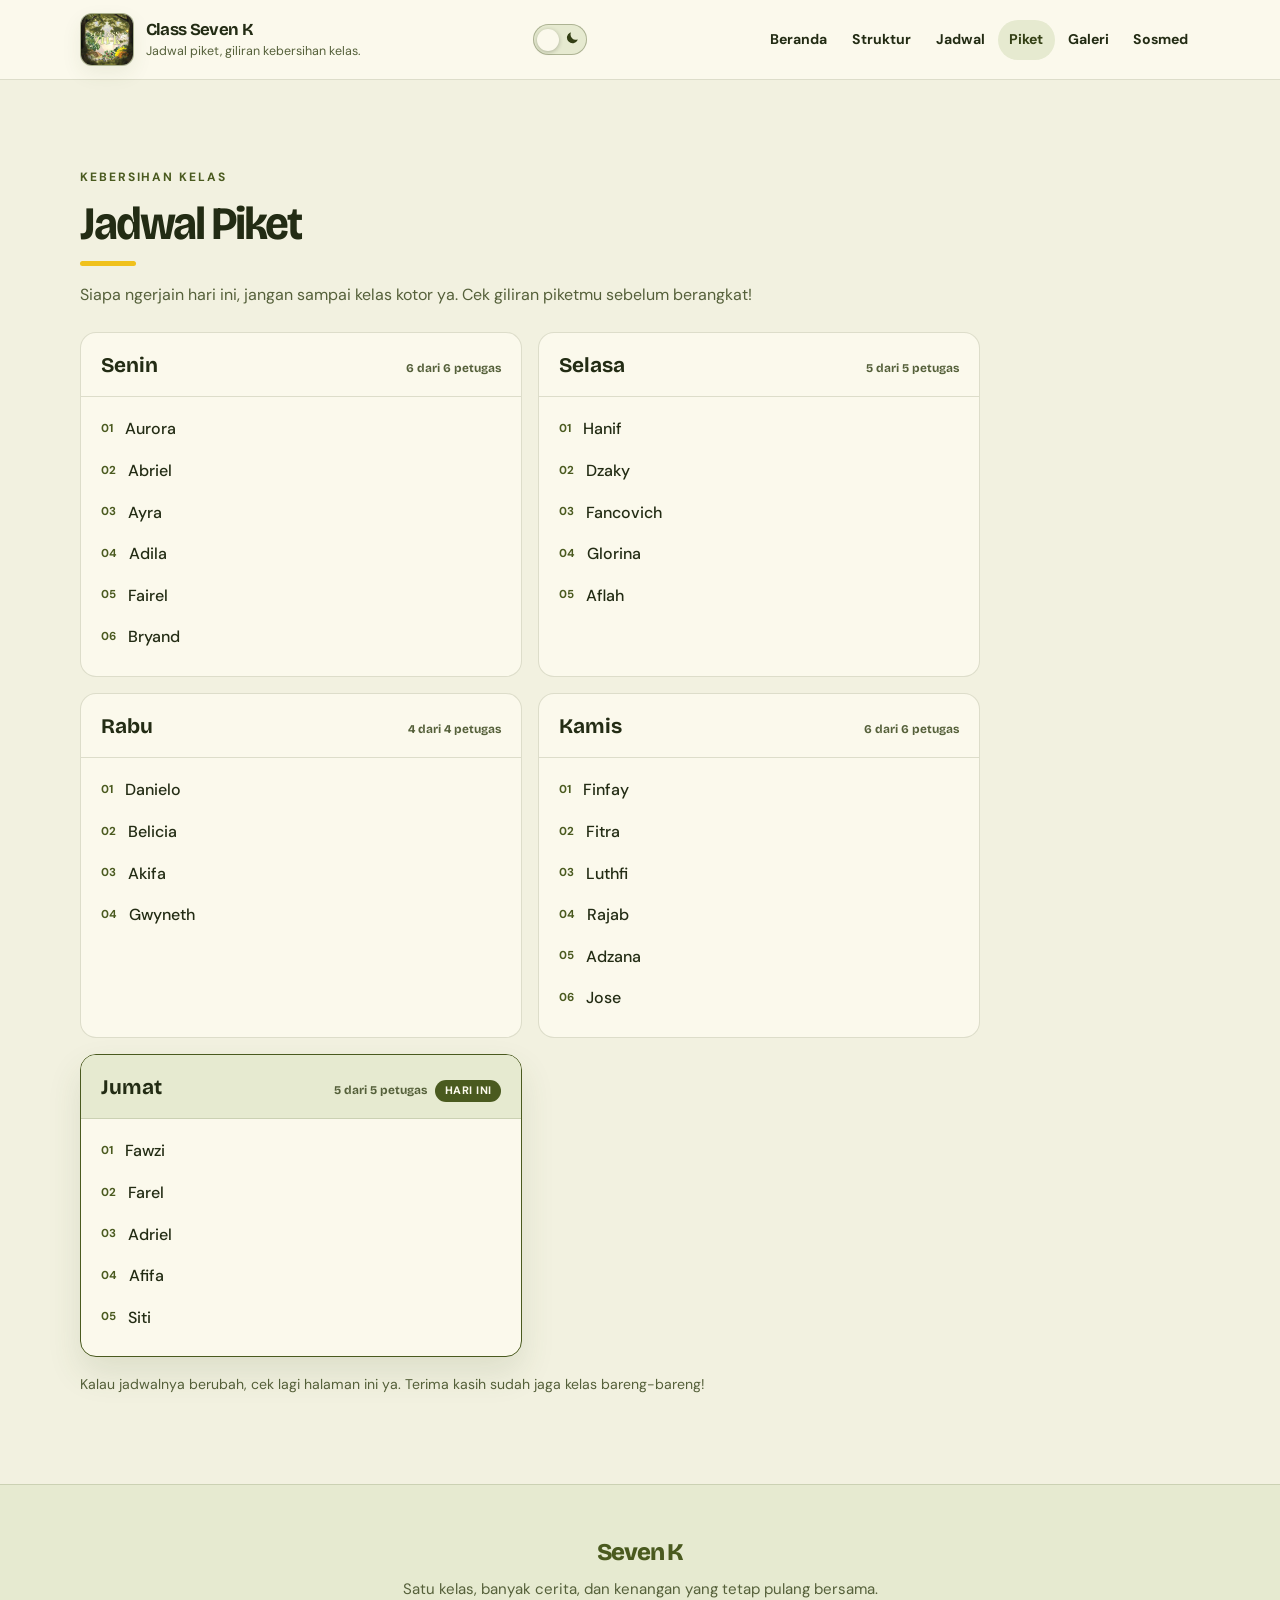
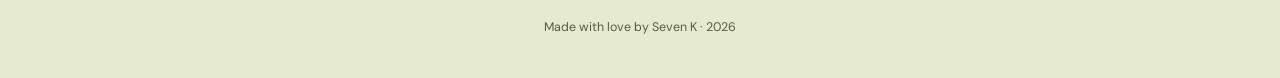
<file: Piket.html>
<!DOCTYPE html>
<html lang="id">
<head>
  <meta charset="UTF-8" />
  <meta name="viewport" content="width=device-width, initial-scale=1.0" />
  <meta name="description" content="Jadwal piket kelas 7K SMP Negeri 3 Luwuk untuk menjaga kebersihan dan kenyamanan ruang belajar." />
  <meta name="robots" content="index, follow" />
  <link rel="canonical" href="Piket.html" />
  <meta property="og:title" content="Jadwal Piket Kelas 7K | Class Seven K" />
  <meta property="og:description" content="Cek jadwal piket kelas 7K SMP Negeri 3 Luwuk dan jalankan tugas kebersihan kelas bersama-sama." />
  <meta property="og:image" content="images/class-seven-k-preview.jpg" />
  <meta property="og:image:alt" content="Poster Seven K — kelas 7K SMP Negeri 3 Luwuk" />
  <meta name="twitter:card" content="summary_large_image" />
  <meta property="og:type" content="website" />
  <title>Jadwal Piket Kelas 7K | Class Seven K</title>
  <link rel="icon" href="images/logo-kelas-favicon.jpg" type="image/jpeg" />
  <link rel="preconnect" href="https://fonts.googleapis.com">
  <link rel="preconnect" href="https://fonts.gstatic.com" crossorigin>
  <link rel="preload" as="image" href="images/logokelas-logo.jpg" fetchpriority="high" />
  <link href="https://fonts.googleapis.com/css2?family=Bricolage+Grotesque:opsz,wdth,wght@12..96,92,500;12..96,92,700;12..96,92,800&family=DM+Sans:opsz,wght@9..40,400;9..40,500;9..40,700&display=swap" rel="stylesheet" media="print" onload="this.media='all'">
  <noscript><link href="https://fonts.googleapis.com/css2?family=Bricolage+Grotesque:opsz,wdth,wght@12..96,92,500;12..96,92,700;12..96,92,800&family=DM+Sans:opsz,wght@9..40,400;9..40,500;9..40,700&display=swap" rel="stylesheet"></noscript>

  <link rel="stylesheet" href="styles.css?v=20261002-olahraga" />



</head>
<body>
  <a class="skip-link" href="#main-content">Lewati ke konten utama</a>
  <header class="site-header">
    <div class="container header-inner">
      <a href="index.html" class="brand" aria-label="Kembali ke beranda">
        <img class="brand-logo" src="images/logokelas-logo.jpg" alt="Logo Kelas 7K" width="160" height="160" />
        <div class="brand-copy">
          <p class="brand-title">Class Seven K</p>
          <p>Jadwal piket, giliran kebersihan kelas.</p>
        </div>
      </a>
      <button class="theme-toggle" id="themeToggle" type="button" role="switch" aria-label="Ganti mode terang/gelap" aria-checked="false">
        <span class="theme-toggle-track">
          <span class="theme-toggle-icon" aria-hidden="true"><svg viewBox="0 0 256 256" width="15" height="15" fill="currentColor" aria-hidden="true"><path d="M233.54,142.23a8,8,0,0,0-8-2,88.08,88.08,0,0,1-109.8-109.8,8,8,0,0,0-10-10,96.15,96.15,0,1,0,127.8,127.8A8,8,0,0,0,233.54,142.23Z"/></svg></span>
          <span class="theme-toggle-thumb" aria-hidden="true"></span>
        </span>
      </button>
      <button class="menu-toggle" id="menuToggle" type="button" aria-label="Buka menu" aria-expanded="false" aria-controls="siteNav"><svg viewBox="0 0 256 256" width="22" height="22" fill="currentColor" aria-hidden="true"><path d="M224,128a8,8,0,0,1-8,8H40a8,8,0,0,1,0-16H216A8,8,0,0,1,224,128ZM40,72H216a8,8,0,0,0,0-16H40a8,8,0,0,0,0,16ZM216,184H40a8,8,0,0,0,0,16H216a8,8,0,0,0,0-16Z"/></svg></button>
      <div class="nav-pill">
        <nav class="site-nav" id="siteNav" aria-label="Navigasi utama">
          <a href="index.html">Beranda</a>
          <a href="structure.html">Struktur</a>
          <a href="schedule.html">Jadwal</a>
          <a href="Piket.html">Piket</a>
          <a href="index.html#gallery">Galeri</a>
          <a href="sosmed.html">Sosmed</a>
        </nav>
      </div>
    </div>
</header>

  <main id="main-content">
    <section class="section">
      <div class="container">
        <p class="eyebrow">Kebersihan kelas</p>
        <h1 class="page-title">Jadwal Piket</h1>
        <p class="section-intro">Siapa ngerjain hari ini, jangan sampai kelas kotor ya. Cek giliran piketmu sebelum berangkat!</p>

        <!-- ==========================================================
             CARA MENGISI JADWAL PIKET
             ------------------------------------------------------------
             1. Ganti tulisan di dalam <li> ... </li> dengan nama petugas.
                Contoh: <li>Adriel Kimu</li>
             2. Kurang petugas?  Tambahkan satu baris <li>Nama</li> lagi.
             3. Kelebihan petugas? Hapus baris <li>...</li> yang tidak dipakai.
             4. Baris <li></li> yang masih kosong otomatis menampilkan
                "Isi nama petugas" sebagai pengingat, jadi tidak kelihatan
                rusak kalau belum diisi.
             5. Jangan diubah nama hari (Senin sampai Jumat) maupun
                atribut data-day, karena dipakai untuk menandai hari ini.
             ========================================================== -->
        <div class="schedule-grid piket-grid" id="piketGrid">
          <article class="schedule-card" data-day="Senin">
            <div class="schedule-day">
              <span>Senin</span>
              <span class="schedule-meta"><small data-piket-count>Belum diisi</small></span>
            </div>
            <ol class="picket-list">
              <li>Aurora</li>
              <li>Abriel</li>
              <li>Ayra</li>
              <li>Adila</li>
              <li>Fairel</li>
              <li>Bryand</li>
            </ol>
          </article>
          <article class="schedule-card" data-day="Selasa">
            <div class="schedule-day">
              <span>Selasa</span>
              <span class="schedule-meta"><small data-piket-count>Belum diisi</small></span>
            </div>
            <ol class="picket-list">
              <li>Hanif</li>
              <li>Dzaky</li>
              <li>Fancovich</li>
              <li>Glorina</li>
              <li>Aflah</li>
            </ol>
          </article>
          <article class="schedule-card" data-day="Rabu">
            <div class="schedule-day">
              <span>Rabu</span>
              <span class="schedule-meta"><small data-piket-count>Belum diisi</small></span>
            </div>
            <ol class="picket-list">
              <li>Danielo</li>
              <li>Belicia</li>
              <li>Akifa</li>
              <li>Gwyneth</li>
            </ol>
          </article>
          <article class="schedule-card" data-day="Kamis">
            <div class="schedule-day">
              <span>Kamis</span>
              <span class="schedule-meta"><small data-piket-count>Belum diisi</small></span>
            </div>
            <ol class="picket-list">
              <li>Finfay</li>
              <li>Fitra</li>
              <li>Luthfi</li>
              <li>Rajab</li>
              <li>Adzana</li>
              <li>Jose</li>
            </ol>
          </article>
          <article class="schedule-card" data-day="Jumat">
            <div class="schedule-day">
              <span>Jumat</span>
              <span class="schedule-meta"><small data-piket-count>Belum diisi</small></span>
            </div>
            <ol class="picket-list">
              <li>Fawzi</li>
              <li>Farel</li>
              <li>Adriel</li>
              <li>Afifa</li>
              <li>Siti</li>
            </ol>
          </article>
        </div>
        <p class="schedule-note">Kalau jadwalnya berubah, cek lagi halaman ini ya. Terima kasih sudah jaga kelas bareng-bareng!</p>
      </div>
    </section>
  </main>

  <footer class="site-footer">
    <div class="container footer-inner">
      <p class="footer-class">Seven K</p>
      <p class="footer-message">Satu kelas, banyak cerita, dan kenangan yang tetap pulang bersama.</p>
      <p class="footer-copy">Made with love by Seven K · <span data-current-year></span></p>
    </div>
  </footer>

  <script src="script.js?v=20261002-olahraga" defer></script>
</body>
</html>
</file>
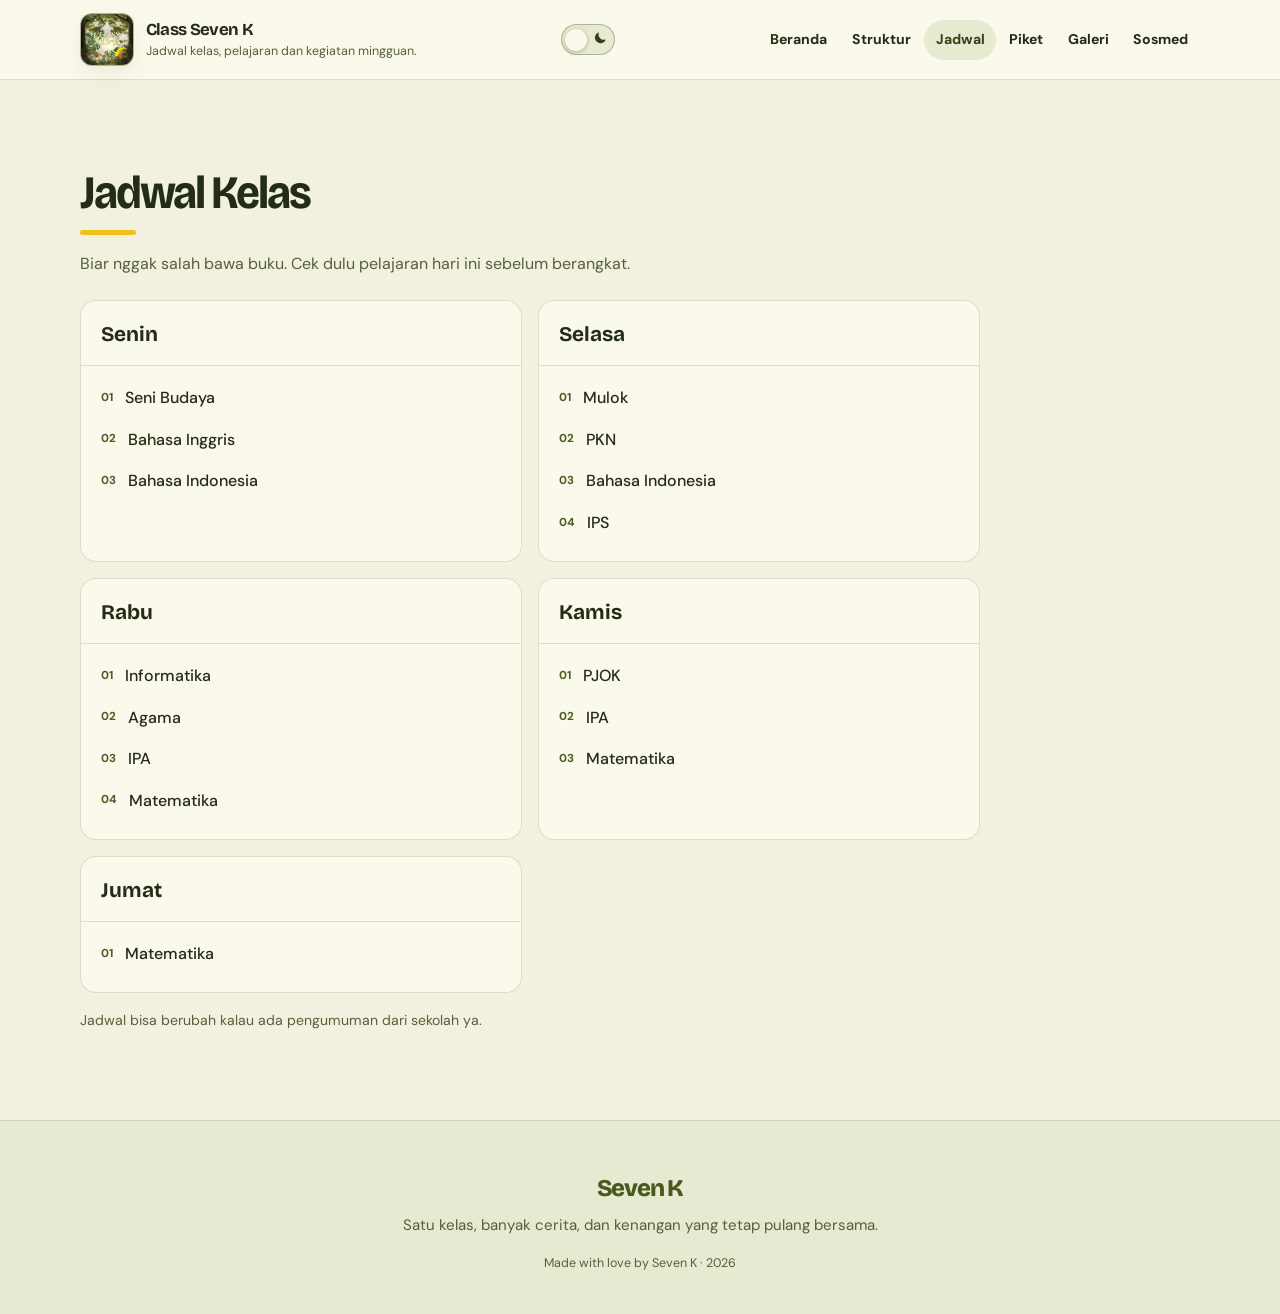
<file: schedule.html>
<!DOCTYPE html>
<html lang="id">
<head>
  <meta charset="UTF-8" />
  <meta name="viewport" content="width=device-width, initial-scale=1.0" />
  <meta name="description" content="Jadwal kelas 7K SMP Negeri 3 Luwuk: daftar mata pelajaran dan kegiatan mingguan yang dapat dipantau dengan mudah." />
  <meta name="robots" content="index, follow" />
  <link rel="canonical" href="schedule.html" />
  <meta property="og:title" content="Jadwal Kelas 7K | Class Seven K" />
  <meta property="og:description" content="Lihat jadwal pelajaran dan kegiatan kelas 7K SMP Negeri 3 Luwuk." />
  <meta property="og:image" content="images/class-seven-k-preview.jpg" />
  <meta property="og:image:alt" content="Poster Seven K — kelas 7K SMP Negeri 3 Luwuk" />
  <meta name="twitter:card" content="summary_large_image" />
  <meta property="og:type" content="website" />
  <title>Jadwal Kelas 7K | Class Seven K</title>
  <link rel="icon" href="images/logo-kelas-favicon.jpg" type="image/jpeg" />
  <link rel="preconnect" href="https://fonts.googleapis.com">
  <link rel="preconnect" href="https://fonts.gstatic.com" crossorigin>
  <link rel="preload" as="image" href="images/logokelas-logo.jpg" fetchpriority="high" />
  <link href="https://fonts.googleapis.com/css2?family=Bricolage+Grotesque:opsz,wdth,wght@12..96,92,500;12..96,92,700;12..96,92,800&family=DM+Sans:opsz,wght@9..40,400;9..40,500;9..40,700&display=swap" rel="stylesheet" media="print" onload="this.media='all'">
  <noscript><link href="https://fonts.googleapis.com/css2?family=Bricolage+Grotesque:opsz,wdth,wght@12..96,92,500;12..96,92,700;12..96,92,800&family=DM+Sans:opsz,wght@9..40,400;9..40,500;9..40,700&display=swap" rel="stylesheet"></noscript>

  <link rel="stylesheet" href="styles.css?v=20261002-olahraga" />



</head>
<body>
  <a class="skip-link" href="#main-content">Lewati ke konten utama</a>
  <header class="site-header">
    <div class="container header-inner">
      <a href="index.html" class="brand" aria-label="Kembali ke beranda">
        <img class="brand-logo" src="images/logokelas-logo.jpg" alt="Logo Kelas 7K" width="160" height="160" />
        <div class="brand-copy">
          <p class="brand-title">Class Seven K</p>
          <p>Jadwal kelas, pelajaran dan kegiatan mingguan.</p>
        </div>
      </a>
      <button class="theme-toggle" id="themeToggle" type="button" role="switch" aria-label="Ganti mode terang/gelap" aria-checked="false">
        <span class="theme-toggle-track">
          <span class="theme-toggle-icon" aria-hidden="true"><svg viewBox="0 0 256 256" width="15" height="15" fill="currentColor" aria-hidden="true"><path d="M233.54,142.23a8,8,0,0,0-8-2,88.08,88.08,0,0,1-109.8-109.8,8,8,0,0,0-10-10,96.15,96.15,0,1,0,127.8,127.8A8,8,0,0,0,233.54,142.23Z"/></svg></span>
          <span class="theme-toggle-thumb" aria-hidden="true"></span>
        </span>
      </button>
      <button class="menu-toggle" id="menuToggle" type="button" aria-label="Buka menu" aria-expanded="false" aria-controls="siteNav"><svg viewBox="0 0 256 256" width="22" height="22" fill="currentColor" aria-hidden="true"><path d="M224,128a8,8,0,0,1-8,8H40a8,8,0,0,1,0-16H216A8,8,0,0,1,224,128ZM40,72H216a8,8,0,0,0,0-16H40a8,8,0,0,0,0,16ZM216,184H40a8,8,0,0,0,0,16H216a8,8,0,0,0,0-16Z"/></svg></button>
      <div class="nav-pill">
        <nav class="site-nav" id="siteNav" aria-label="Navigasi utama">
          <a href="index.html">Beranda</a>
          <a href="structure.html">Struktur</a>
          <a href="schedule.html">Jadwal</a>
          <a href="Piket.html">Piket</a>
          <a href="index.html#gallery">Galeri</a>
          <a href="sosmed.html">Sosmed</a>
        </nav>
      </div>
    </div>
</header>

  <main id="main-content">
    <section class="section">
      <div class="container">
        <h1 class="page-title">Jadwal Kelas</h1>
        <p class="section-intro">Biar nggak salah bawa buku. Cek dulu pelajaran hari ini sebelum berangkat.</p>
        <div class="schedule-grid">
          <article class="schedule-card">
            <div class="schedule-day"><span>Senin</span></div>
            <ol class="subject-list"><li>Seni Budaya</li><li>Bahasa Inggris</li><li>Bahasa Indonesia</li></ol>
          </article>
          <article class="schedule-card">
            <div class="schedule-day"><span>Selasa</span></div>
            <ol class="subject-list"><li>Mulok</li><li>PKN</li><li>Bahasa Indonesia</li><li>IPS</li></ol>
          </article>
          <article class="schedule-card">
            <div class="schedule-day"><span>Rabu</span></div>
            <ol class="subject-list"><li>Informatika</li><li>Agama</li><li>IPA</li><li>Matematika</li></ol>
          </article>
          <article class="schedule-card">
            <div class="schedule-day"><span>Kamis</span></div>
            <ol class="subject-list"><li>PJOK</li><li>IPA</li><li>Matematika</li></ol>
          </article>
          <article class="schedule-card">
            <div class="schedule-day"><span>Jumat</span></div>
            <ol class="subject-list"><li>Matematika</li></ol>
          </article>
        </div>
        <p class="schedule-note">Jadwal bisa berubah kalau ada pengumuman dari sekolah ya.</p>
      </div>
    </section>

  </main>

  <footer class="site-footer">
    <div class="container footer-inner">
      <p class="footer-class">Seven K</p>
      <p class="footer-message">Satu kelas, banyak cerita, dan kenangan yang tetap pulang bersama.</p>
      <p class="footer-copy">Made with love by Seven K · <span data-current-year></span></p>
    </div>
  </footer>

  <script src="script.js?v=20261002-olahraga" defer></script>
</body>
</html>
</file>
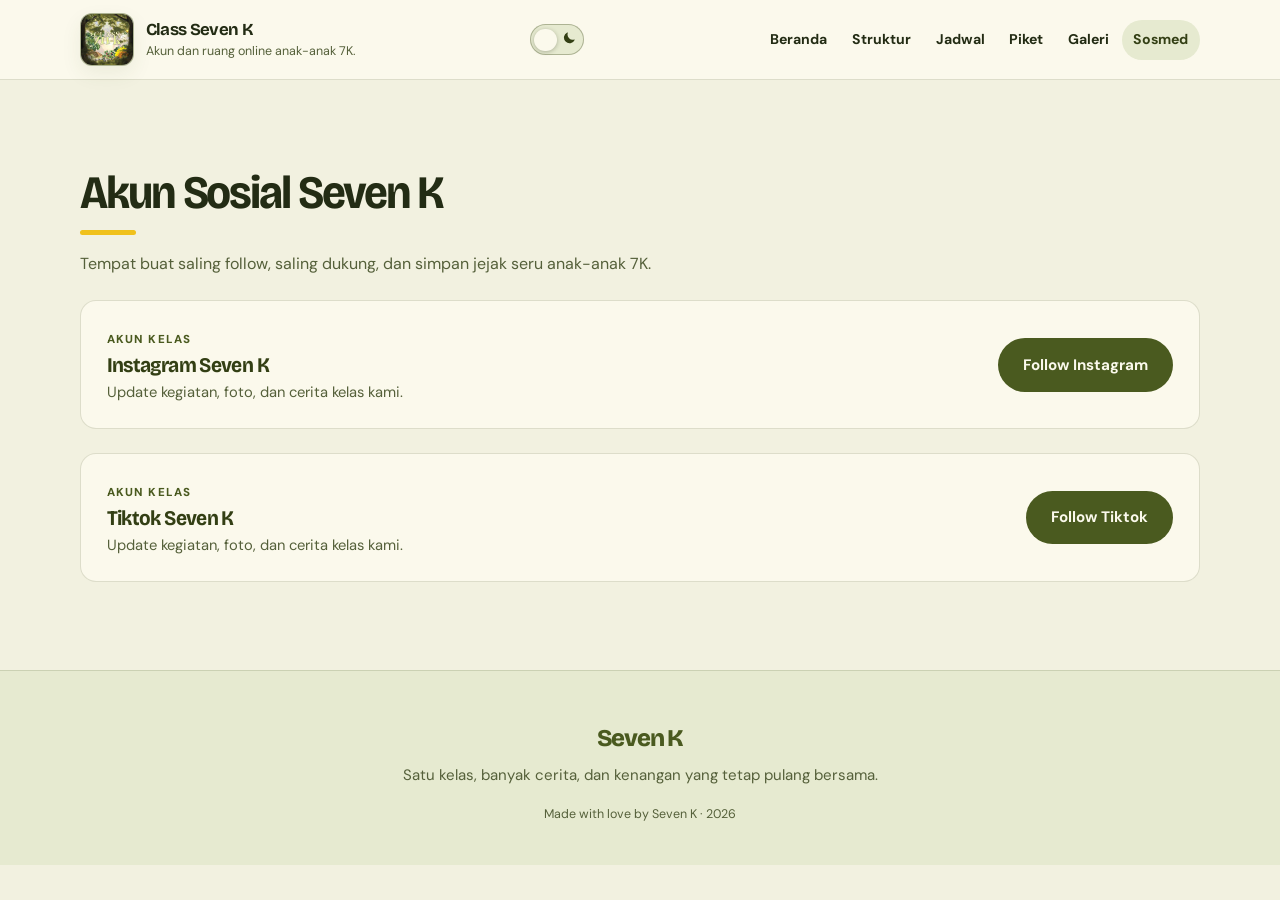
<file: sosmed.html>
<!DOCTYPE html>
<html lang="id">
<head>
  <meta charset="UTF-8" />
  <meta name="viewport" content="width=device-width, initial-scale=1.0" />
  <meta name="description" content="Akun media sosial kelas 7K SMP Negeri 3 Luwuk untuk melihat kegiatan, foto, dan kenangan bersama." />
  <meta name="robots" content="index, follow" />
  <link rel="canonical" href="sosmed.html" />
  <meta property="og:title" content="Akun Sosial Seven K | Class Seven K" />
  <meta property="og:description" content="Ikuti akun media sosial kelas 7K SMP Negeri 3 Luwuk untuk melihat kegiatan dan foto terbaru." />
  <meta property="og:image" content="images/class-seven-k-preview.jpg" />
  <meta property="og:image:alt" content="Poster Seven K — kelas 7K SMP Negeri 3 Luwuk" />
  <meta name="twitter:card" content="summary_large_image" />
  <meta property="og:type" content="website" />
  <title>Akun Sosial Seven K | Class Seven K</title>
  <link rel="icon" href="images/logo-kelas-favicon.jpg" type="image/jpeg" />
  <link rel="preconnect" href="https://fonts.googleapis.com">
  <link rel="preconnect" href="https://fonts.gstatic.com" crossorigin>
  <link rel="preload" as="image" href="images/logokelas-logo.jpg" fetchpriority="high" />
  <link href="https://fonts.googleapis.com/css2?family=Bricolage+Grotesque:opsz,wdth,wght@12..96,92,500;12..96,92,700;12..96,92,800&family=DM+Sans:opsz,wght@9..40,400;9..40,500;9..40,700&display=swap" rel="stylesheet" media="print" onload="this.media='all'">
  <noscript><link href="https://fonts.googleapis.com/css2?family=Bricolage+Grotesque:opsz,wdth,wght@12..96,92,500;12..96,92,700;12..96,92,800&family=DM+Sans:opsz,wght@9..40,400;9..40,500;9..40,700&display=swap" rel="stylesheet"></noscript>

  <link rel="stylesheet" href="styles.css?v=20261002-olahraga" />



</head>
<body>
  <a class="skip-link" href="#main-content">Lewati ke konten utama</a>
  <header class="site-header">
    <div class="container header-inner">
      <a href="index.html" class="brand" aria-label="Kembali ke beranda">
        <img class="brand-logo" src="images/logokelas-logo.jpg" alt="Logo Kelas 7K" width="160" height="160" />
        <div class="brand-copy">
          <p class="brand-title">Class Seven K</p>
          <p>Akun dan ruang online anak-anak 7K.</p>
        </div>
      </a>
      <button class="theme-toggle" id="themeToggle" type="button" role="switch" aria-label="Ganti mode terang/gelap" aria-checked="false">
        <span class="theme-toggle-track">
          <span class="theme-toggle-icon" aria-hidden="true"><svg viewBox="0 0 256 256" width="15" height="15" fill="currentColor" aria-hidden="true"><path d="M233.54,142.23a8,8,0,0,0-8-2,88.08,88.08,0,0,1-109.8-109.8,8,8,0,0,0-10-10,96.15,96.15,0,1,0,127.8,127.8A8,8,0,0,0,233.54,142.23Z"/></svg></span>
          <span class="theme-toggle-thumb" aria-hidden="true"></span>
        </span>
      </button>
      <button class="menu-toggle" id="menuToggle" type="button" aria-label="Buka menu" aria-expanded="false" aria-controls="siteNav"><svg viewBox="0 0 256 256" width="22" height="22" fill="currentColor" aria-hidden="true"><path d="M224,128a8,8,0,0,1-8,8H40a8,8,0,0,1,0-16H216A8,8,0,0,1,224,128ZM40,72H216a8,8,0,0,0,0-16H40a8,8,0,0,0,0,16ZM216,184H40a8,8,0,0,0,0,16H216a8,8,0,0,0,0-16Z"/></svg></button>
      <div class="nav-pill">
        <nav class="site-nav" id="siteNav" aria-label="Navigasi utama">
          <a href="index.html">Beranda</a>
          <a href="structure.html">Struktur</a>
          <a href="schedule.html">Jadwal</a>
          <a href="Piket.html">Piket</a>
          <a href="index.html#gallery">Galeri</a>
          <a href="sosmed.html">Sosmed</a>
        </nav>
      </div>
    </div>
</header>

  <main id="main-content">
    <section class="section social-page">
      <div class="container">
        <h1 class="page-title">Akun Sosial Seven K</h1>
        <p class="section-intro">Tempat buat saling follow, saling dukung, dan simpan jejak seru anak-anak 7K.</p>

        <div class="official-social-card">
          <div>
            <span class="social-kicker">Akun kelas</span>
            <h4>Instagram Seven K</h4>
            <p>Update kegiatan, foto, dan cerita kelas kami.</p>
          </div>
          <a class="button" href="https://www.instagram.com/classsevenk__spentil7k?igsh=NW9mcGVpam41eGx2" target="_blank" rel="noopener noreferrer">Follow Instagram</a>
        </div>

        <div class="official-social-card">
          <div>
            <span class="social-kicker">Akun kelas</span>
            <h4>Tiktok Seven K</h4>
            <p>Update kegiatan, foto, dan cerita kelas kami.</p>
          </div>
          <a class="button" href="https://www.tiktok.com/@classy.mem0ries" target="_blank" rel="noopener noreferrer">Follow Tiktok</a>
        </div>
      </div>
    </section>
  </main>

  <footer class="site-footer">
    <div class="container footer-inner">
      <p class="footer-class">Seven K</p>
      <p class="footer-message">Satu kelas, banyak cerita, dan kenangan yang tetap pulang bersama.</p>
      <p class="footer-copy">Made with love by Seven K · <span data-current-year></span></p>
    </div>
  </footer>
  <script src="script.js?v=20261002-olahraga" defer></script>
</body>
</html>
</file>
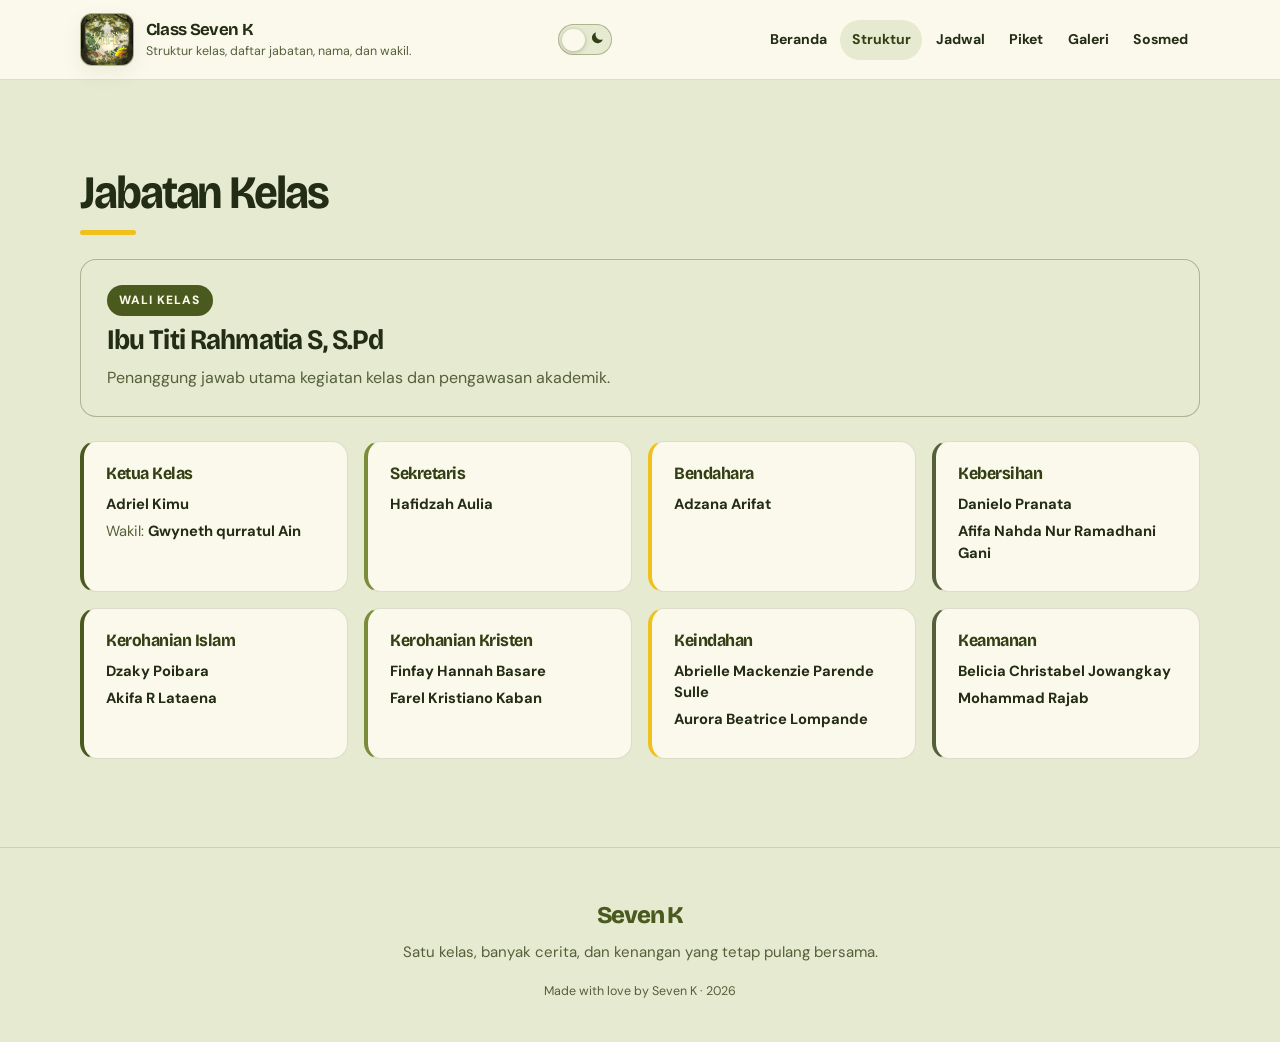
<file: structure.html>
<!DOCTYPE html>
<html lang="id">
<head>
  <meta charset="UTF-8" />
  <meta name="viewport" content="width=device-width, initial-scale=1.0" />
  <meta name="description" content="Struktur kelas 7K SMP Negeri 3 Luwuk: daftar jabatan, wali kelas, dan peran anggota kelas." />
  <meta name="robots" content="index, follow" />
  <link rel="canonical" href="structure.html" />
  <meta property="og:title" content="Struktur Kelas 7K | Class Seven K" />
  <meta property="og:description" content="Lihat struktur organisasi kelas 7K SMP Negeri 3 Luwuk, termasuk wali kelas dan jabatan penting." />
  <meta property="og:image" content="images/class-seven-k-preview.jpg" />
  <meta property="og:image:alt" content="Poster Seven K — kelas 7K SMP Negeri 3 Luwuk" />
  <meta name="twitter:card" content="summary_large_image" />
  <meta property="og:type" content="website" />
  <title>Struktur Kelas 7K | Class Seven K</title>
  <link rel="icon" href="images/logo-kelas-favicon.jpg" type="image/jpeg" />
  <link rel="preconnect" href="https://fonts.googleapis.com">
  <link rel="preconnect" href="https://fonts.gstatic.com" crossorigin>
  <link rel="preload" as="image" href="images/logokelas-logo.jpg" fetchpriority="high" />
  <link href="https://fonts.googleapis.com/css2?family=Bricolage+Grotesque:opsz,wdth,wght@12..96,92,500;12..96,92,700;12..96,92,800&family=DM+Sans:opsz,wght@9..40,400;9..40,500;9..40,700&display=swap" rel="stylesheet" media="print" onload="this.media='all'">
  <noscript><link href="https://fonts.googleapis.com/css2?family=Bricolage+Grotesque:opsz,wdth,wght@12..96,92,500;12..96,92,700;12..96,92,800&family=DM+Sans:opsz,wght@9..40,400;9..40,500;9..40,700&display=swap" rel="stylesheet"></noscript>

  <link rel="stylesheet" href="styles.css?v=20261002-olahraga" />



</head>
<body>
  <a class="skip-link" href="#main-content">Lewati ke konten utama</a>
  <header class="site-header">
    <div class="container header-inner">
      <a href="index.html" class="brand" aria-label="Kembali ke beranda">
        <img class="brand-logo" src="images/logokelas-logo.jpg" alt="Logo Kelas 7K" width="160" height="160" />
        <div class="brand-copy">
          <p class="brand-title">Class Seven K</p>
          <p>Struktur kelas, daftar jabatan, nama, dan wakil.</p>
        </div>
      </a>
      <button class="theme-toggle" id="themeToggle" type="button" role="switch" aria-label="Ganti mode terang/gelap" aria-checked="false">
        <span class="theme-toggle-track">
          <span class="theme-toggle-icon" aria-hidden="true"><svg viewBox="0 0 256 256" width="15" height="15" fill="currentColor" aria-hidden="true"><path d="M233.54,142.23a8,8,0,0,0-8-2,88.08,88.08,0,0,1-109.8-109.8,8,8,0,0,0-10-10,96.15,96.15,0,1,0,127.8,127.8A8,8,0,0,0,233.54,142.23Z"/></svg></span>
          <span class="theme-toggle-thumb" aria-hidden="true"></span>
        </span>
      </button>
      <button class="menu-toggle" id="menuToggle" type="button" aria-label="Buka menu" aria-expanded="false" aria-controls="siteNav"><svg viewBox="0 0 256 256" width="22" height="22" fill="currentColor" aria-hidden="true"><path d="M224,128a8,8,0,0,1-8,8H40a8,8,0,0,1,0-16H216A8,8,0,0,1,224,128ZM40,72H216a8,8,0,0,0,0-16H40a8,8,0,0,0,0,16ZM216,184H40a8,8,0,0,0,0,16H216a8,8,0,0,0,0-16Z"/></svg></button>
      <div class="nav-pill">
        <nav class="site-nav" id="siteNav" aria-label="Navigasi utama">
          <a href="index.html">Beranda</a>
          <a href="structure.html">Struktur</a>
          <a href="schedule.html">Jadwal</a>
          <a href="Piket.html">Piket</a>
          <a href="index.html#gallery">Galeri</a>
          <a href="sosmed.html">Sosmed</a>
        </nav>
      </div>
    </div>
</header>

  <main id="main-content">
    <section class="section section-blue">
      <div class="container">
        <h1 class="page-title">Jabatan Kelas</h1>
        <div class="highlight-card">
          <span>Wali Kelas</span>
          <h4>Ibu Titi Rahmatia S, S.Pd</h4>
          <p>Penanggung jawab utama kegiatan kelas dan pengawasan akademik.</p>
        </div>
        <div class="structure-grid">
          <div class="structure-card">
            <h4>Ketua Kelas</h4>
            <p><strong>Adriel Kimu</strong></p>
            <p>Wakil: <strong>Gwyneth qurratul Ain</strong></p>
          </div>
          <div class="structure-card">
            <h4>Sekretaris</h4>
            <p><strong>Hafidzah Aulia</strong></p>
          </div>
          <div class="structure-card">
            <h4>Bendahara</h4>
            <p><strong>Adzana Arifat</strong></p>
          </div>
          <div class="structure-card">
            <h4>Kebersihan</h4>
            <p><strong>Danielo Pranata</strong></p>
            <p><strong>Afifa Nahda Nur Ramadhani Gani</strong></p>
          </div>
          <div class="structure-card">
            <h4>Kerohanian Islam</h4>
            <p><strong>Dzaky Poibara</strong></p>
            <p><strong>Akifa R Lataena</strong></p>
          </div>
          <div class="structure-card">
            <h4>Kerohanian Kristen</h4>
            <p><strong>Finfay Hannah Basare</strong></p>
            <p><strong>Farel Kristiano Kaban</strong></p>
          </div>
          <div class="structure-card">
            <h4>Keindahan</h4>
            <p><strong>Abrielle Mackenzie Parende Sulle</strong></p>
            <p><strong>Aurora Beatrice Lompande</strong></p>
          </div>
          <div class="structure-card">
            <h4>Keamanan</h4>
            <p><strong>Belicia Christabel Jowangkay</strong></p>
            <p><strong>Mohammad Rajab</strong></p>
          </div>
        </div>
      </div>
    </section>
  </main>

  <footer class="site-footer">
    <div class="container footer-inner">
      <p class="footer-class">Seven K</p>
      <p class="footer-message">Satu kelas, banyak cerita, dan kenangan yang tetap pulang bersama.</p>
      <p class="footer-copy">Made with love by Seven K · <span data-current-year></span></p>
    </div>
  </footer>

  <script src="script.js?v=20261002-olahraga" defer></script>
</body>
</html>
</file>
<file: styles.css>
/* ==========================================================================
   Class Seven K - Stylesheet
   Palet: kebun hijau, kertas hangat, bunga matahari.
   Satu sistem palet, satu sistem radius, satu skala tipografi.
   ========================================================================== */

/* ---------- 1. Token ---------- */
:root {
  /* Palet diambil dari logo: hijau hutan, krem kertas, kuning bunga matahari. */
  --paper: #f2f1e0;
  --paper-deep: #e4e6cc;
  --surface: #fbf9ec;
  --surface-soft: #e6ead0;
  --ink: #232c14;
  --ink-muted: #55603a;
  --line: rgba(63, 74, 30, 0.16);
  --line-strong: rgba(63, 74, 30, 0.34);

  --primary: #4a5a1f;
  --primary-deep: #333f14;
  --accent: #7a8c3a;
  --sunflower: #f0c11c;
  --sunflower-soft: #f7e9a8;
  --on-primary: #fbf9ec;

  --r-pill: 999px;
  --r-card: 16px;
  --r-small: 10px;

  --section-pad: clamp(3.25rem, 7vw, 5.5rem);
  --gap: 1.25rem;

  --shadow-sm: 0 8px 20px rgba(64, 88, 39, 0.08);
  --shadow-md: 0 16px 34px rgba(64, 88, 39, 0.12);

  --font-display: 'Bricolage Grotesque', 'DM Sans', sans-serif;
  --font-body: 'DM Sans', system-ui, -apple-system, Arial, sans-serif;
}

body.dark {
  --paper: #14180d;
  --paper-deep: #1b2011;
  --surface: #1e2413;
  --surface-soft: #2a321a;
  --ink: #eef0dc;
  --ink-muted: #b0b894;
  --line: rgba(238, 240, 220, 0.14);
  --line-strong: rgba(238, 240, 220, 0.3);
  --primary: #a8bd5a;
  --primary-deep: #c3d47f;
  --accent: #7f9440;
  --sunflower: #f0c11c;
  --sunflower-soft: #4a4415;
  --on-primary: #14180d;
  --shadow-sm: 0 8px 20px rgba(0, 0, 0, 0.3);
  --shadow-md: 0 16px 34px rgba(0, 0, 0, 0.36);
}

/* ---------- 2. Reset & dasar ---------- */
*,
*::before,
*::after {
  box-sizing: border-box;
}

html {
  scroll-behavior: smooth;
  -webkit-text-size-adjust: 100%;
}

body {
  margin: 0;
  min-height: 100vh;
  font-family: var(--font-body);
  font-size: 1rem;
  line-height: 1.6;
  color: var(--ink);
  background: var(--paper);
}

body.dark {
  background: var(--paper);
}

img {
  max-width: 100%;
  display: block;
  height: auto;
}

a {
  color: var(--primary);
}

code {
  padding: 0.15rem 0.4rem;
  border-radius: var(--r-small);
  background: var(--surface-soft);
  font-size: 0.92em;
}

:focus-visible {
  outline: 2px solid var(--primary);
  outline-offset: 3px;
}

.sr-only {
  position: absolute;
  width: 1px;
  height: 1px;
  padding: 0;
  margin: -1px;
  overflow: hidden;
  clip: rect(0, 0, 0, 0);
  white-space: nowrap;
  border: 0;
}

.skip-link {
  position: fixed;
  top: 0.75rem;
  left: 0.75rem;
  z-index: 100;
  padding: 0.75rem 1rem;
  border-radius: var(--r-small);
  background: var(--primary);
  color: var(--on-primary);
  font-weight: 700;
  text-decoration: none;
  transform: translateY(-150%);
  transition: transform 160ms ease;
}

.skip-link:focus {
  transform: translateY(0);
}

.container {
  width: min(1120px, calc(100% - 2rem));
  margin: 0 auto;
}

/* ---------- 3. Tipografi ---------- */
h1,
h2,
h3,
h4,
h5 {
  margin: 0;
  font-family: var(--font-display);
  font-variation-settings: 'wdth' 92;
  letter-spacing: -0.03em;
  line-height: 1.12;
  color: var(--ink);
}

h2 {
  font-size: clamp(1.9rem, 3.6vw, 3rem);
  letter-spacing: -0.045em;
}

h3 {
  font-size: clamp(1.5rem, 2.4vw, 2.1rem);
}

h4 {
  font-size: 1.15rem;
}

.eyebrow {
  margin: 0 0 0.75rem;
  color: var(--primary);
  font-size: 0.75rem;
  font-weight: 700;
  letter-spacing: 0.16em;
  text-transform: uppercase;
}

.page-title {
  position: relative;
  display: block;
  margin-bottom: 1rem;
  font-size: clamp(1.9rem, 4vw, 2.9rem);
  letter-spacing: -0.045em;
}

/* Signature brand: garis stabilo bunga matahari di bawah judul.
   Satu bentuk, dipakai konsisten di seluruh halaman. */
.section h3::after,
.page-title::after {
  content: '';
  display: block;
  width: 3.5rem;
  height: 0.32rem;
  margin-top: 0.75rem;
  border-radius: var(--r-pill);
  background: var(--sunflower);
}

.page-title::after {
  margin-top: 0.6rem;
}

.section-intro {
  max-width: 62ch;
  margin: 0.9rem 0 0;
  color: var(--ink-muted);
  font-size: 1rem;
}

.section-intro + .section-intro {
  margin-top: 0.9rem;
}

.muted {
  color: var(--ink-muted);
}

/* ---------- 4. Tombol ---------- */
.button {
  display: inline-flex;
  align-items: center;
  justify-content: center;
  gap: 0.5rem;
  padding: 0.85rem 1.5rem;
  border: 1px solid transparent;
  border-radius: var(--r-pill);
  background: var(--primary);
  color: var(--on-primary);
  font-family: var(--font-body);
  font-size: 0.95rem;
  font-weight: 700;
  text-decoration: none;
  white-space: nowrap;
  cursor: pointer;
  box-shadow: none;
  transition: transform 180ms ease, box-shadow 180ms ease, background 180ms ease;
}

.button:hover,
.button:focus-visible {
  transform: translateY(-2px);
  background: var(--primary-deep);
  box-shadow: var(--shadow-md);
}

.button:active {
  transform: translateY(0) scale(0.98);
}

.button.secondary {
  background: var(--surface-soft);
  color: var(--primary-deep);
  border-color: var(--line-strong);
  box-shadow: none;
}

.button.secondary:hover,
.button.secondary:focus-visible {
  background: var(--accent);
  color: var(--ink);
}

.download-btn {
  display: inline-flex;
  align-items: center;
  justify-content: center;
  gap: 0.45rem;
  padding: 0.6rem 1.1rem;
  border-radius: var(--r-pill);
  background: var(--surface-soft);
  color: var(--primary-deep);
  font-size: 0.88rem;
  font-weight: 700;
  text-decoration: none;
  transition: background 180ms ease, transform 180ms ease;
}

.download-btn:hover,
.download-btn:focus-visible {
  background: var(--accent);
  color: var(--ink);
  transform: translateY(-1px);
}

/* ---------- 5. Header & navigasi ---------- */
.site-header {
  position: sticky;
  top: 0;
  z-index: 40;
  background: var(--surface);
  border-bottom: 1px solid var(--line);
  transition: box-shadow 200ms ease, background 200ms ease;
}

body.has-scrolled .site-header {
  box-shadow: var(--shadow-sm);
}

.header-inner {
  position: relative;
  display: flex;
  align-items: center;
  justify-content: space-between;
  gap: 1rem;
  padding: 0.8rem 0;
  min-height: 64px;
}

.brand {
  display: flex;
  align-items: center;
  gap: 0.75rem;
  color: inherit;
  text-decoration: none;
  border-radius: var(--r-small);
}

.brand-logo {
  flex: 0 0 auto;
  width: 3.35rem;
  height: 3.35rem;
  border: 1px solid var(--line-strong);
  border-radius: 12px;
  object-fit: cover;
  object-position: center;
  background: var(--surface-soft);
  box-shadow: var(--shadow-sm);
  transition: transform 180ms ease, box-shadow 180ms ease;
}

.brand-copy {
  min-width: 0;
}

.brand-title {
  margin: 0;
  font-family: var(--font-display);
  font-size: 1.05rem;
  font-weight: 700;
  letter-spacing: -0.04em;
  line-height: 1.2;
}

.brand-copy > p:not(.brand-title) {
  margin: 0.15rem 0 0;
  color: var(--ink-muted);
  font-size: 0.78rem;
  line-height: 1.3;
}

a.brand:hover,
a.brand:focus-visible {
  opacity: 0.85;
}

a.brand:hover .brand-logo,
a.brand:focus-visible .brand-logo {
  transform: scale(1.04) rotate(-2deg);
  box-shadow: var(--shadow-md);
}

.nav-pill {
  position: relative;
  z-index: 5;
  display: inline-flex;
  align-items: center;
}

.site-nav {
  display: flex;
  align-items: center;
  gap: 0.1rem;
}

.nav-pill .site-nav a {
  position: relative;
  padding: 0.55rem 0.72rem;
  border-radius: var(--r-pill);
  color: var(--ink);
  font-size: 0.88rem;
  font-weight: 700;
  text-decoration: none;
  transition: background 180ms ease, color 180ms ease;
}

.nav-pill .site-nav a:hover,
.nav-pill .site-nav a:focus-visible,
.nav-pill .site-nav a[aria-current='page'] {
  background: var(--surface-soft);
  color: var(--primary-deep);
}

.menu-toggle {
  display: none;
  flex: 0 0 auto;
  align-items: center;
  justify-content: center;
  width: 2.75rem;
  height: 2.75rem;
  padding: 0;
  border: 1px solid var(--line);
  border-radius: 50%;
  background: var(--surface);
  color: var(--ink);
  cursor: pointer;
  transition: background 180ms ease, color 180ms ease, transform 180ms ease;
}

.menu-toggle:hover,
.menu-toggle:focus-visible {
  background: var(--surface-soft);
  color: var(--primary-deep);
  transform: translateY(-1px);
}

.menu-toggle svg {
  display: block;
  width: 1.35rem;
  height: 1.35rem;
}

/* Kedua ikon sudah ada di DOM dan hanya visibilitasnya yang ditukar,
   supaya elemen yang sedang diklik tidak ikut terlepas dari DOM. */
.menu-toggle .menu-icon {
  display: none;
  align-items: center;
  justify-content: center;
}

.menu-toggle .menu-icon-open {
  display: inline-flex;
}

.menu-toggle.is-open .menu-icon-open {
  display: none;
}

.menu-toggle.is-open .menu-icon-close {
  display: inline-flex;
}

/* Saklar dark mode */
.theme-toggle {
  display: inline-flex;
  align-items: center;
  justify-content: center;
  flex: 0 0 auto;
  padding: 0;
  border: none;
  background: transparent;
  cursor: pointer;
  border-radius: var(--r-pill);
}

.theme-toggle-track {
  position: relative;
  display: inline-flex;
  align-items: center;
  width: 3.4rem;
  height: 1.9rem;
  padding: 0.2rem;
  border-radius: var(--r-pill);
  background: var(--surface-soft);
  border: 1px solid var(--line-strong);
  transition: background 200ms ease;
}

.theme-toggle-thumb {
  position: absolute;
  left: 0.2rem;
  top: 0.2rem;
  width: 1.42rem;
  height: 1.42rem;
  border-radius: 50%;
  background: var(--surface);
  box-shadow: 0 1px 4px rgba(35, 44, 20, 0.3);
  transition: transform 220ms cubic-bezier(0.2, 0.9, 0.3, 1);
}

.theme-toggle-icon {
  position: absolute;
  right: 0.45rem;
  top: 50%;
  transform: translateY(-50%);
  color: var(--primary-deep);
  font-size: 0.9rem;
  line-height: 1;
  pointer-events: none;
  transition: right 220ms cubic-bezier(0.2, 0.9, 0.3, 1), left 220ms cubic-bezier(0.2, 0.9, 0.3, 1);
}

body.dark .theme-toggle-thumb {
  transform: translateX(1.5rem);
}

body.dark .theme-toggle-icon {
  right: auto;
  left: 0.45rem;
}

/* ---------- 6. Hero ---------- */
.hero {
  position: relative;
  padding: clamp(2.5rem, 6vw, 4.5rem) 0 clamp(2.5rem, 6vw, 4rem);
}

.hero-bg {
  display: none;
}

.hero-content {
  position: relative;
  z-index: 1;
  display: grid;
  grid-template-columns: minmax(0, 1.05fr) minmax(0, 0.95fr);
  gap: clamp(1.5rem, 4vw, 3rem);
  align-items: center;
}

.hero-copy {
  max-width: 34rem;
}

.hero-copy h2 {
  font-size: clamp(2rem, 4vw, 3.1rem);
  letter-spacing: -0.045em;
}

.hero-lede {
  margin: 1.1rem 0 0;
  color: var(--ink-muted);
  font-size: 1.05rem;
  max-width: 42ch;
}

.hero-buttons {
  display: flex;
  flex-wrap: wrap;
  gap: 0.75rem;
  margin-top: 1.6rem;
}

.hero-figure {
  position: relative;
  margin: 0;
  border-radius: var(--r-card);
  overflow: hidden;
  border: 1px solid var(--line-strong);
  box-shadow: var(--shadow-md);
  background: var(--surface-soft);
}

.hero-figure img {
  width: 100%;
  aspect-ratio: 4 / 5;
  object-fit: cover;
}

/* Strip fakta langsung di bawah hero */
.fact-strip {
  display: grid;
  grid-template-columns: minmax(0, 1fr) minmax(0, 1.4fr);
  gap: var(--gap);
  margin-top: 0.5rem;
}

.stat-card {
  display: grid;
  gap: 0.25rem;
  align-content: center;
  padding: 1.35rem 1.5rem;
  border: 1px solid var(--line);
  border-radius: var(--r-card);
  background: var(--surface);
}

.stat-number {
  font-family: var(--font-display);
  font-size: 2.6rem;
  font-weight: 800;
  line-height: 1;
  color: var(--primary);
}

.stat-label {
  color: var(--ink-muted);
  font-size: 0.95rem;
}

.quick-info-card {
  padding: 1.35rem 1.5rem;
  border: 1px solid var(--line);
  border-radius: var(--r-card);
  background: var(--surface);
}

.quick-info-card h3,
.quick-info-card h4 {
  margin-bottom: 0.6rem;
}

.quick-info-card p {
  margin: 0 0 0.75rem;
  color: var(--ink-muted);
}

.quick-info-card ul {
  margin: 0;
  padding-left: 1.1rem;
  color: var(--ink-muted);
}

.quick-info-card li {
  margin-bottom: 0.45rem;
}

.quick-info-card details {
  width: 100%;
}

.quick-info-card summary {
  display: flex;
  align-items: center;
  justify-content: space-between;
  gap: 0.75rem;
  padding: 0.15rem 0;
  list-style: none;
  font-weight: 700;
  cursor: pointer;
}

.quick-info-card summary::-webkit-details-marker {
  display: none;
}

.quick-info-card summary::after {
  content: '+';
  color: var(--primary);
  font-size: 1.2rem;
  line-height: 1;
}

.quick-info-card details[open] summary::after {
  content: '\2212';
}

.info-content {
  padding-top: 0.85rem;
}

/* ---------- 7. Section dasar ---------- */
.section {
  padding: var(--section-pad) 0;
}

.section-blue {
  background: var(--surface-soft);
}

.section-wave {
  background: var(--surface);
  border-block: 1px solid var(--line);
}

.section-location {
  background: var(--paper-deep);
}

.grid-2 {
  display: grid;
  grid-template-columns: repeat(2, minmax(0, 1fr));
  gap: var(--gap);
  margin-top: 1.5rem;
}

/* ---------- 8. Highlight / wali kelas ---------- */
.highlight-card {
  display: flex;
  flex-direction: column;
  align-items: flex-start;
  gap: 0.55rem;
  padding: 1.6rem;
  margin: 1.5rem 0;
  border: 1px solid var(--line-strong);
  border-radius: var(--r-card);
  background: var(--surface-soft);
}

.highlight-card span {
  padding: 0.35rem 0.8rem;
  border-radius: var(--r-pill);
  background: var(--primary);
  color: var(--on-primary);
  font-size: 0.75rem;
  font-weight: 800;
  letter-spacing: 0.08em;
  text-transform: uppercase;
}

.highlight-card h4 {
  font-size: clamp(1.35rem, 2.2vw, 1.8rem);
}

.highlight-card p {
  margin: 0;
  max-width: 44rem;
  color: var(--ink-muted);
}

/* ---------- 9. Galeri ---------- */
.gallery-header {
  display: flex;
  align-items: flex-start;
  justify-content: space-between;
  gap: 1rem;
}

.gallery-toggle {
  flex: 0 0 auto;
  padding: 0.7rem 1.2rem;
  border: 1px solid var(--line-strong);
  border-radius: var(--r-pill);
  background: var(--surface);
  color: var(--primary-deep);
  font-family: var(--font-body);
  font-size: 0.9rem;
  font-weight: 700;
  cursor: pointer;
  transition: background 180ms ease;
}

.gallery-toggle:hover,
.gallery-toggle:focus-visible {
  background: var(--surface-soft);
}

.gallery-filters {
  display: flex;
  flex-wrap: wrap;
  gap: 0.55rem;
  margin-top: 1.4rem;
}

.gallery-filter-btn {
  padding: 0.55rem 1.05rem;
  border: 1px solid var(--line-strong);
  border-radius: var(--r-pill);
  background: var(--surface);
  color: var(--ink-muted);
  font-family: var(--font-body);
  font-size: 0.85rem;
  font-weight: 700;
  cursor: pointer;
  transition: background 180ms ease, color 180ms ease, border-color 180ms ease;
}

.gallery-filter-btn:hover,
.gallery-filter-btn:focus-visible {
  border-color: var(--primary);
  color: var(--primary-deep);
  background: var(--surface-soft);
}

.gallery-filter-btn.active {
  background: var(--primary);
  border-color: var(--primary);
  color: var(--on-primary);
}

.gallery-grid {
  display: grid;
  grid-template-columns: repeat(3, minmax(0, 1fr));
  gap: 1rem;
  margin-top: 1.5rem;
}

.gallery-grid.collapsed {
  display: none;
}

.gallery-card {
  display: flex;
  flex-direction: column;
  gap: 0.75rem;
  padding: 0.75rem;
  border: 1px solid var(--line);
  border-radius: var(--r-card);
  background: var(--surface);
  text-align: center;
  transition: transform 200ms ease, box-shadow 200ms ease, border-color 200ms ease;
}

.gallery-card:hover {
  transform: translateY(-3px);
  border-color: var(--line-strong);
  box-shadow: var(--shadow-md);
}

.gallery-card img,
.gallery-thumb {
  width: 100%;
  height: 230px;
  object-fit: cover;
  border-radius: var(--r-small);
  transition: transform 220ms ease;
}

/* Foto landscape (Hari Batik) memakai rasio 16:9 penuh, bukan dipotong,
   supaya siswa di ujung barisan tetap terlihat. */
.gallery-thumb.is-wide {
  height: auto;
  aspect-ratio: 16 / 9;
}

.gallery-open {
  display: block;
  width: 100%;
  padding: 0;
  border: 0;
  border-radius: var(--r-small);
  background: transparent;
  cursor: zoom-in;
}

.gallery-open:hover img,
.gallery-open:focus-visible img,
.gallery-thumb:hover {
  transform: scale(1.03);
}

.gallery-open:focus-visible {
  outline: 3px solid var(--primary);
  outline-offset: 3px;
}

.gallery-actions {
  display: flex;
  justify-content: center;
  /* Foto landscape lebih pendek dari foto potret, jadi tombol download
     tetap menempel di dasar kartu. */
  margin-top: auto;
}

.gallery-more {
  display: flex;
  width: fit-content;
  margin: 1.5rem auto 0;
}

.gallery-more[hidden] {
  display: none;
}

/* Lightbox */
.lightbox {
  position: fixed;
  inset: 0;
  z-index: 70;
  display: grid;
  place-items: center;
  padding: 1.5rem;
  background: rgba(20, 24, 13, 0.9);
  opacity: 0;
  pointer-events: none;
  transition: opacity 220ms ease;
}

.lightbox.open {
  opacity: 1;
  pointer-events: auto;
}

body.lightbox-open {
  overflow: hidden;
}

.lightbox:focus-visible {
  outline: none;
}

.lightbox-inner {
  position: relative;
  max-width: min(92vw, 900px);
}

.lightbox-header {
  display: flex;
  justify-content: flex-end;
  align-items: center;
  gap: 0.6rem;
  margin-bottom: 0.6rem;
}

.lightbox img {
  display: block;
  width: auto;
  max-width: min(92vw, 900px);
  max-height: 82vh;
  margin: 0 auto;
  border-radius: var(--r-card);
}

.lightbox-close {
  display: inline-flex;
  align-items: center;
  justify-content: center;
  width: 2.4rem;
  height: 2.4rem;
  padding: 0;
  border: none;
  border-radius: var(--r-pill);
  background: var(--surface);
  color: var(--ink);
  font-size: 1rem;
  cursor: pointer;
}

/* ---------- 10. Lokasi & website sekolah ---------- */
.location-card {
  display: grid;
  grid-template-columns: minmax(0, 1fr) minmax(0, 380px);
  gap: 1.25rem;
  padding: 1rem;
  border: 1px solid var(--line);
  border-radius: var(--r-card);
  background: var(--surface);
}

.map-frame {
  min-height: 260px;
  border-radius: var(--r-small);
  overflow: hidden;
}

.map-frame iframe {
  display: block;
  width: 100%;
  height: 100%;
  min-height: 260px;
  border: 0;
}

.location-info {
  display: flex;
  flex-direction: column;
  gap: 0.55rem;
  padding: 1.1rem 1.2rem;
}

.location-info h3 {
  font-size: 1.3rem;
  color: var(--primary-deep);
}

.location-info h3::after {
  display: none;
}

.location-info p {
  margin: 0;
  color: var(--ink-muted);
  font-size: 0.95rem;
}

.location-info .source-info a {
  color: var(--primary-deep);
  font-weight: 700;
  text-decoration: none;
}

.location-info .source-info a:hover,
.location-info .source-info a:focus-visible {
  text-decoration: underline;
}

.location-actions {
  margin-top: auto;
  padding-top: 0.5rem;
}

.school-website-card {
  display: flex;
  align-items: center;
  gap: 1.1rem;
  margin-top: 1.25rem;
  padding: 1.25rem 1.4rem;
  border: 1px solid var(--line);
  border-radius: var(--r-card);
  background: var(--surface);
}

.school-website-text {
  flex: 1 1 auto;
  min-width: 0;
}

.school-website-kicker {
  display: block;
  margin-bottom: 0.2rem;
  color: var(--primary);
  font-size: 0.72rem;
  font-weight: 800;
  letter-spacing: 0.1em;
  text-transform: uppercase;
}

.school-website-text h4 {
  font-size: 1.25rem;
}

.school-website-text p {
  margin: 0.25rem 0 0;
  color: var(--ink-muted);
  font-size: 0.92rem;
}

/* ---------- 11. Kontak / info sekolah ---------- */
.school-grid {
  display: grid;
  grid-template-columns: repeat(2, minmax(0, 1fr));
  gap: var(--gap);
  margin-top: 1.5rem;
}

.school-info-card {
  display: flex;
  flex-direction: column;
  gap: 0.7rem;
  padding: 1.5rem;
  border: 1px solid var(--line);
  border-radius: var(--r-card);
  background: var(--surface);
}

.school-info-card h4 {
  color: var(--primary-deep);
}

.contact-list p {
  margin: 0.3rem 0;
  color: var(--ink-muted);
  font-size: 0.95rem;
}

.contact-list a {
  color: var(--primary-deep);
  font-weight: 700;
  text-decoration: none;
}

.contact-list a:hover,
.contact-list a:focus-visible {
  text-decoration: underline;
}

/* ---------- 12. Struktur kelas ---------- */
.structure-grid {
  display: grid;
  grid-template-columns: repeat(auto-fill, minmax(15rem, 1fr));
  gap: 1rem;
  margin-top: 1.5rem;
}

.structure-card {
  position: relative;
  padding: 1.35rem 1.4rem;
  border: 1px solid var(--line);
  border-left: 4px solid var(--role-color, var(--accent));
  border-radius: var(--r-card);
  background: var(--surface);
  transition: transform 200ms ease, box-shadow 200ms ease;
}

.structure-card:hover {
  transform: translateY(-3px);
  box-shadow: var(--shadow-md);
}

.structure-card h4 {
  margin-bottom: 0.7rem;
  color: var(--primary-deep);
  font-size: 1.08rem;
}

.structure-card p {
  margin: 0.35rem 0;
  color: var(--ink-muted);
  font-size: 0.92rem;
  line-height: 1.45;
}

.structure-card p strong {
  color: var(--ink);
  font-weight: 700;
}

.structure-card:nth-child(4n + 1) { --role-color: #4a5a1f; }
.structure-card:nth-child(4n + 2) { --role-color: #7a8c3a; }
.structure-card:nth-child(4n + 3) { --role-color: #f0c11c; }
.structure-card:nth-child(4n) { --role-color: #55603a; }

/* ---------- 13. Jadwal & piket ---------- */
.schedule-grid {
  display: grid;
  grid-template-columns: repeat(2, minmax(0, 1fr));
  gap: 1rem;
  max-width: 900px;
  margin-top: 1.5rem;
}

.piket-grid {
  grid-template-columns: repeat(2, minmax(0, 1fr));
}

.schedule-card {
  overflow: hidden;
  border: 1px solid var(--line);
  border-radius: var(--r-card);
  background: var(--surface);
  transition: transform 200ms ease, box-shadow 200ms ease, border-color 200ms ease;
}

.schedule-card:hover {
  transform: translateY(-3px);
  border-color: var(--line-strong);
  box-shadow: var(--shadow-md);
}

.schedule-day {
  display: flex;
  align-items: baseline;
  justify-content: space-between;
  gap: 0.75rem;
  padding: 1.05rem 1.25rem 0.85rem;
  border-bottom: 1px solid var(--line);
}

.schedule-day span {
  font-family: var(--font-display);
  font-size: 1.3rem;
  font-weight: 700;
  color: var(--ink);
}

.schedule-day small {
  color: var(--ink-muted);
  font-size: 0.74rem;
}

.subject-list,
.picket-list {
  margin: 0;
  padding: 0.7rem 1.25rem 1.1rem;
  list-style: none;
  counter-reset: item;
}

.subject-list li,
.picket-list li {
  display: flex;
  align-items: center;
  gap: 0.7rem;
  padding: 0.5rem 0;
  color: var(--ink);
  font-weight: 500;
  transition: color 160ms ease;
}

.subject-list li::before,
.picket-list li::before {
  counter-increment: item;
  content: counter(item, decimal-leading-zero);
  color: var(--primary);
  font-size: 0.72rem;
  font-weight: 700;
  letter-spacing: 0.03em;
}

.schedule-card:hover .subject-list li,
.schedule-card:hover .picket-list li {
  color: var(--primary-deep);
}

.schedule-note {
  max-width: 900px;
  margin: 1rem 0 0;
  color: var(--ink-muted);
  font-size: 0.88rem;
}

.schedule-status {
  max-width: 640px;
  margin-top: 1.5rem;
}

.schedule-status-content {
  padding: 1.4rem;
}

/* Slot nama yang belum diisi: <li></li> tetap kelihatan sebagai kolom
   yang siap diisi, bukan kotak kosong yang membingungkan. */
.picket-list li:empty {
  min-height: 2.6rem;
}

.picket-list li:empty::after {
  content: "Isi nama petugas";
  color: var(--ink-muted);
  font-size: 0.88rem;
  font-style: italic;
  opacity: 0.75;
}

.schedule-meta {
  display: inline-flex;
  align-items: center;
  gap: 0.5rem;
}

/* Catatan: .schedule-day span juga menata font 1.3rem, jadi selektor tag
   harus lebih spesifik agar label "Hari ini" tetap kecil. */
.schedule-day .piket-today-tag {
  padding: 0.15rem 0.6rem;
  border-radius: var(--r-pill);
  background: var(--primary);
  color: var(--on-primary);
  font-family: var(--font-body);
  font-size: 0.68rem;
  font-weight: 800;
  letter-spacing: 0.04em;
  text-transform: uppercase;
  white-space: nowrap;
}

.schedule-day .piket-today-tag[hidden] {
  display: none;
}

.schedule-card.is-today {
  border-color: var(--primary);
  box-shadow: var(--shadow-md);
}

.schedule-card.is-today .schedule-day {
  background: var(--surface-soft);
}

/* Kartu yang belum punya nama petugas sama sekali. */
.schedule-card.is-empty .picket-list {
  opacity: 0.72;
}

.schedule-status-title {
  margin: 0;
  color: var(--primary-deep);
  font-family: var(--font-display);
  font-size: 1.15rem;
  font-weight: 700;
}

/* ---------- 14. Halaman sosial ---------- */
.social-page {
  min-height: 60vh;
}

.official-social-card {
  display: flex;
  align-items: center;
  justify-content: space-between;
  gap: 1.5rem;
  margin-top: 1.5rem;
  padding: 1.5rem 1.6rem;
  border: 1px solid var(--line);
  border-radius: var(--r-card);
  background: var(--surface);
  transition: transform 200ms ease, box-shadow 200ms ease;
}

.official-social-card:hover {
  transform: translateY(-3px);
  box-shadow: var(--shadow-md);
}

.official-social-card h4 {
  margin: 0.2rem 0;
  color: var(--primary-deep);
  font-size: 1.3rem;
}

.official-social-card p {
  margin: 0;
  color: var(--ink-muted);
  font-size: 0.92rem;
}

.social-kicker {
  margin: 0;
  color: var(--primary);
  font-size: 0.72rem;
  font-weight: 800;
  letter-spacing: 0.1em;
  text-transform: uppercase;
}

/* ---------- 14b. Buku tamu / komentar ---------- */
.comment-form {
  display: grid;
  gap: 1rem;
  margin-top: 1.5rem;
  padding: 1.5rem;
  border: 1px solid var(--line);
  border-radius: var(--r-card);
  background: var(--surface);
}

.comment-field {
  display: grid;
  gap: 0.4rem;
}

.comment-field label {
  font-size: 0.85rem;
  font-weight: 700;
  color: var(--primary-deep);
}

.comment-field input,
.comment-field textarea {
  width: 100%;
  padding: 0.7rem 0.9rem;
  border: 1px solid var(--line-strong);
  border-radius: var(--r-small);
  background: var(--paper);
  color: var(--ink);
  font-family: var(--font-body);
  font-size: 0.95rem;
}

.comment-field textarea {
  resize: vertical;
}

.comment-field input:focus,
.comment-field textarea:focus {
  outline: 2px solid var(--primary);
  outline-offset: 1px;
  border-color: var(--primary);
}

.comment-field input:disabled,
.comment-field textarea:disabled {
  opacity: 0.6;
  cursor: not-allowed;
}

.comment-form-footer {
  display: flex;
  align-items: center;
  justify-content: space-between;
  gap: 1rem;
  flex-wrap: wrap;
}

.comment-status {
  font-size: 0.85rem;
  color: var(--ink-muted);
}

.comment-status[data-tone='success'] {
  color: var(--primary-deep);
  font-weight: 700;
}

.comment-status[data-tone='error'] {
  color: #9b3b2f;
  font-weight: 700;
}

body.dark .comment-status[data-tone='error'] {
  color: #f0a898;
}

.comment-list {
  display: grid;
  gap: 1rem;
  margin-top: 1.5rem;
}

.comment-item {
  padding: 1.1rem 1.3rem;
  border: 1px solid var(--line);
  border-left: 4px solid var(--sunflower);
  border-radius: var(--r-card);
  background: var(--surface);
}

.comment-head {
  display: flex;
  align-items: baseline;
  justify-content: space-between;
  gap: 0.75rem;
  margin-bottom: 0.4rem;
}

.comment-author {
  font-family: var(--font-display);
  font-weight: 700;
  color: var(--primary-deep);
}

.comment-time {
  color: var(--ink-muted);
  font-size: 0.76rem;
}

.comment-body {
  margin: 0;
  color: var(--ink);
  line-height: 1.55;
  word-break: break-word;
}

/* ---------- 15. Footer ---------- */
.site-footer {
  padding: 3rem 0 2.5rem;
  text-align: center;
  border-top: 1px solid var(--line);
  background: var(--surface-soft);
  color: var(--ink-muted);
}

.footer-class {
  margin: 0;
  color: var(--primary);
  font-family: var(--font-display);
  font-size: 1.5rem;
  font-weight: 800;
  letter-spacing: -0.05em;
}

.footer-message {
  max-width: 34rem;
  margin: 0.35rem auto 1rem;
  font-size: 0.94rem;
  line-height: 1.6;
}

.footer-contact {
  max-width: 40rem;
  margin: 0.5rem auto 1.25rem;
  text-align: center;
}

.footer-contact p {
  margin: 0.2rem 0;
}

.footer-links {
  display: flex;
  flex-wrap: wrap;
  justify-content: center;
  gap: 0.5rem;
}

.footer-links a {
  padding: 0.35rem 0.85rem;
  border: 1px solid var(--line-strong);
  border-radius: var(--r-pill);
  background: var(--surface);
  color: var(--primary-deep);
  font-size: 0.8rem;
  font-weight: 700;
  text-decoration: none;
  transition: background 180ms ease, transform 180ms ease;
}

.footer-links a:hover,
.footer-links a:focus-visible {
  background: var(--surface-soft);
  transform: translateY(-2px);
}

.footer-copy {
  margin: 1.1rem 0 0;
  color: var(--ink-muted);
  font-size: 0.78rem;
}

/* ---------- 16. Utilitas & efek gulir ---------- */
.scroll-progress {
  position: fixed;
  inset: 0 auto auto 0;
  z-index: 50;
  width: 100%;
  height: 3px;
  pointer-events: none;
  background: var(--primary);
  transform: scaleX(0);
  transform-origin: left;
  animation: progress-grow linear;
  animation-timeline: scroll(root);
}

@keyframes progress-grow {
  from { transform: scaleX(0); }
  to { transform: scaleX(1); }
}

@supports not (animation-timeline: scroll()) {
  .scroll-progress { display: none; }
}

.back-to-top {
  position: fixed;
  right: max(1.1rem, env(safe-area-inset-right));
  bottom: max(1.2rem, env(safe-area-inset-bottom));
  z-index: 45;
  display: grid;
  place-items: center;
  width: 3rem;
  height: 3rem;
  padding: 0;
  border: 1px solid var(--line-strong);
  border-radius: var(--r-pill);
  background: var(--primary);
  color: var(--on-primary);
  font-size: 1.2rem;
  cursor: pointer;
  opacity: 0;
  transform: translateY(0.75rem);
  pointer-events: none;
  transition: opacity 200ms ease, transform 200ms ease, background 180ms ease;
}

.back-to-top.is-visible {
  opacity: 1;
  transform: translateY(0);
  pointer-events: auto;
}

.back-to-top:hover,
.back-to-top:focus-visible {
  background: var(--primary-deep);
  transform: translateY(-2px);
}

/* Reveal saat masuk viewport */
@media (prefers-reduced-motion: no-preference) {
  .js-reveal {
    opacity: 0;
    transform: translateY(20px);
    transition: opacity 620ms cubic-bezier(0.22, 0.72, 0.32, 1) var(--reveal-delay, 0ms),
      transform 620ms cubic-bezier(0.22, 0.72, 0.32, 1) var(--reveal-delay, 0ms);
  }

  .js-reveal.is-visible {
    opacity: 1;
    transform: translateY(0);
  }
}

@media (prefers-reduced-motion: reduce) {
  *,
  *::before,
  *::after {
    animation-duration: 1ms !important;
    animation-iteration-count: 1 !important;
    transition-duration: 1ms !important;
    scroll-behavior: auto !important;
  }
}

/* ---------- 17. Responsif ---------- */
@media (max-width: 900px) {
  .hero-content,
  .fact-strip,
  .location-card,
  .school-grid,
  .grid-2 {
    grid-template-columns: 1fr;
  }

  .hero-figure {
    order: -1;
  }

  .hero-figure img {
    aspect-ratio: 16 / 10;
  }

  .map-frame iframe {
    min-height: 300px;
  }
}

@media (max-width: 900px) {
  html {
    scroll-padding-top: 5rem;
  }

  .container {
    width: min(100% - 1.5rem, 1120px);
  }

  .brand {
    flex: 1 1 auto;
    min-width: 0;
    gap: 0.6rem;
  }

  .brand-logo {
    width: 2.65rem;
    height: 2.65rem;
    border-radius: 10px;
  }

  .brand-copy {
    min-width: 0;
  }

  .brand-title {
    overflow: hidden;
    font-size: 0.9rem;
    line-height: 1.15;
    text-overflow: ellipsis;
    white-space: nowrap;
  }

  .brand-copy > p:not(.brand-title) {
    display: none;
  }

  .theme-toggle,
  .menu-toggle {
    order: 3;
  }

  .menu-toggle {
    display: inline-flex;
    margin-left: -0.35rem;
  }

  .nav-pill {
    order: 4;
    position: absolute;
    top: calc(100% + 0.65rem);
    left: 0;
    right: 0;
  }

  .site-nav {
    display: grid;
    grid-template-columns: repeat(2, minmax(0, 1fr));
    gap: 0.5rem;
    width: 100%;
    max-height: 0;
    padding: 0;
    overflow: hidden;
    visibility: hidden;
    opacity: 0;
    pointer-events: none;
    transform: translateY(-0.4rem);
    border: 1px solid var(--line);
    border-radius: var(--r-card);
    background: var(--surface);
    box-shadow: var(--shadow-md);
    transition: max-height 300ms cubic-bezier(0.22, 0.8, 0.3, 1),
      padding 300ms ease,
      opacity 180ms ease,
      transform 180ms ease,
      visibility 0s linear 300ms;
  }

  .site-nav.open {
    max-height: 24rem;
    padding: 0.65rem;
    visibility: visible;
    opacity: 1;
    pointer-events: auto;
    transform: translateY(0);
    transition-delay: 0s;
  }

  .nav-pill .site-nav a {
    display: flex;
    align-items: center;
    min-height: 46px;
    padding: 0.7rem 0.85rem;
    border: 1px solid var(--line);
    border-radius: var(--r-small);
    background: var(--surface-soft);
    font-size: 0.85rem;
  }

  .section,
  .section-wave,
  .section-location {
    padding: clamp(2.5rem, 9vw, 3.5rem) 0;
  }

  .gallery-header {
    flex-direction: column;
    align-items: stretch;
  }

  .gallery-grid {
    grid-template-columns: repeat(2, minmax(0, 1fr));
  }

  .gallery-card img,
  .gallery-thumb {
    height: 150px;
  }

  .schedule-grid,
  .piket-grid {
    grid-template-columns: 1fr;
  }

  .official-social-card,
  .school-website-card {
    flex-direction: column;
    align-items: flex-start;
  }

  .official-social-card .button,
  .school-website-card .button {
    width: 100%;
  }

  .location-info h3::after {
    display: block;
  }
}

@media (max-width: 420px) {
  .gallery-grid {
    grid-template-columns: 1fr;
  }
}

/* ---------- 18. Optimasi render (ringan) ---------- */
/* Kartu galeri & komentar sering muncul banyak; biarkan browser melewati
   render elemen yang belum terlihat. contain-intrinsic-size menjaga tinggi
   agar tata letak tidak melompat. */
.gallery-card,
.comment-item {
  content-visibility: auto;
  contain-intrinsic-size: 320px;
}

/* ---------- 19. Animasi mikro (transform/opacity saja, tanpa layout shift) ---------- */
@keyframes fade-up {
  from { opacity: 0; transform: translateY(14px); }
  to { opacity: 1; transform: translateY(0); }
}

@keyframes underline-grow {
  from { transform: scaleX(0); }
  to { transform: scaleX(1); }
}

@media (prefers-reduced-motion: no-preference) {
  .hero-copy {
    animation: fade-up 560ms cubic-bezier(0.22, 0.72, 0.32, 1) both;
  }

  .hero-figure {
    animation: fade-up 640ms cubic-bezier(0.22, 0.72, 0.32, 1) 80ms both;
  }

  .fact-strip {
    animation: fade-up 620ms cubic-bezier(0.22, 0.72, 0.32, 1) 160ms both;
  }

  .section h3::after,
  .page-title::after {
    transform-origin: left;
  }

  .section h3.is-visible::after,
  .page-title.is-visible::after {
    animation: underline-grow 520ms cubic-bezier(0.22, 0.72, 0.32, 1) 120ms both;
  }

  .nav-pill .site-nav a::after {
    content: '';
    position: absolute;
    left: 0.72rem;
    right: 0.72rem;
    bottom: 0.28rem;
    height: 2px;
    border-radius: var(--r-pill);
    background: var(--primary);
    transform: scaleX(0);
    transform-origin: left;
    transition: transform 200ms ease;
  }

  .nav-pill .site-nav a:hover::after,
  .nav-pill .site-nav a:focus-visible::after {
    transform: scaleX(1);
  }
}

/* Dark-mode finishing: pastikan teks & permukaan tetap kontras */
body.dark .site-header {
  background: var(--surface);
}

body.dark .highlight-card {
  background: var(--surface-soft);
}

body.dark .button.secondary {
  background: var(--surface-soft);
  color: var(--primary-deep);
}

/* ---------- Buku Tamu: admin, captcha, sensor ---------- */
.comment-honeypot {
  position: absolute !important;
  left: -9999px;
  top: -9999px;
  width: 1px;
  height: 1px;
  overflow: hidden;
}

.comment-captcha input {
  max-width: 160px;
}

.comment-admin {
  display: flex;
  align-items: center;
  justify-content: space-between;
  gap: 0.75rem;
  padding: 0.75rem 1rem;
  margin-top: 1rem;
  border: 1px solid var(--line-strong);
  border-radius: var(--r-card);
  background: var(--surface-soft);
}

.comment-admin-label {
  color: var(--primary-deep);
  font-weight: 700;
  font-size: 0.9rem;
}

.admin-entry {
  margin-top: 1.25rem;
}

.admin-link {
  display: inline-block;
  padding: 0.4rem 0.9rem;
  border: 1px solid var(--line-strong);
  border-radius: var(--r-pill);
  background: var(--surface);
  color: var(--primary-deep);
  font-size: 0.85rem;
  font-weight: 700;
  cursor: pointer;
  transition: background 180ms ease;
}

.admin-link:hover,
.admin-link:focus-visible {
  background: var(--surface-soft);
}

.admin-login {
  display: flex;
  flex-wrap: wrap;
  gap: 0.5rem;
  margin-top: 0.75rem;
  padding: 1rem;
  border: 1px solid var(--line);
  border-radius: var(--r-card);
  background: var(--surface);
}

.admin-login input {
  padding: 0.6rem 0.8rem;
  border: 1px solid var(--line-strong);
  border-radius: var(--r-small);
  background: var(--paper);
  color: var(--ink);
  font-family: var(--font-body);
}

.admin-login input[type="email"] {
  flex: 1 1 200px;
}

.admin-login input[type="password"] {
  flex: 1 1 200px;
}

.comment-delete {
  padding: 0.25rem 0.7rem;
  border: none;
  border-radius: var(--r-pill);
  background: rgba(155, 59, 47, 0.12);
  color: #9b3b2f;
  font-size: 0.78rem;
  font-weight: 700;
  cursor: pointer;
  transition: background 180ms ease, color 180ms ease;
}

body.dark .comment-delete {
  background: rgba(240, 168, 152, 0.22);
  color: #f0a898;
}

.comment-delete:hover,
.comment-delete:focus-visible {
  background: rgba(155, 59, 47, 0.28);
}
</file>
